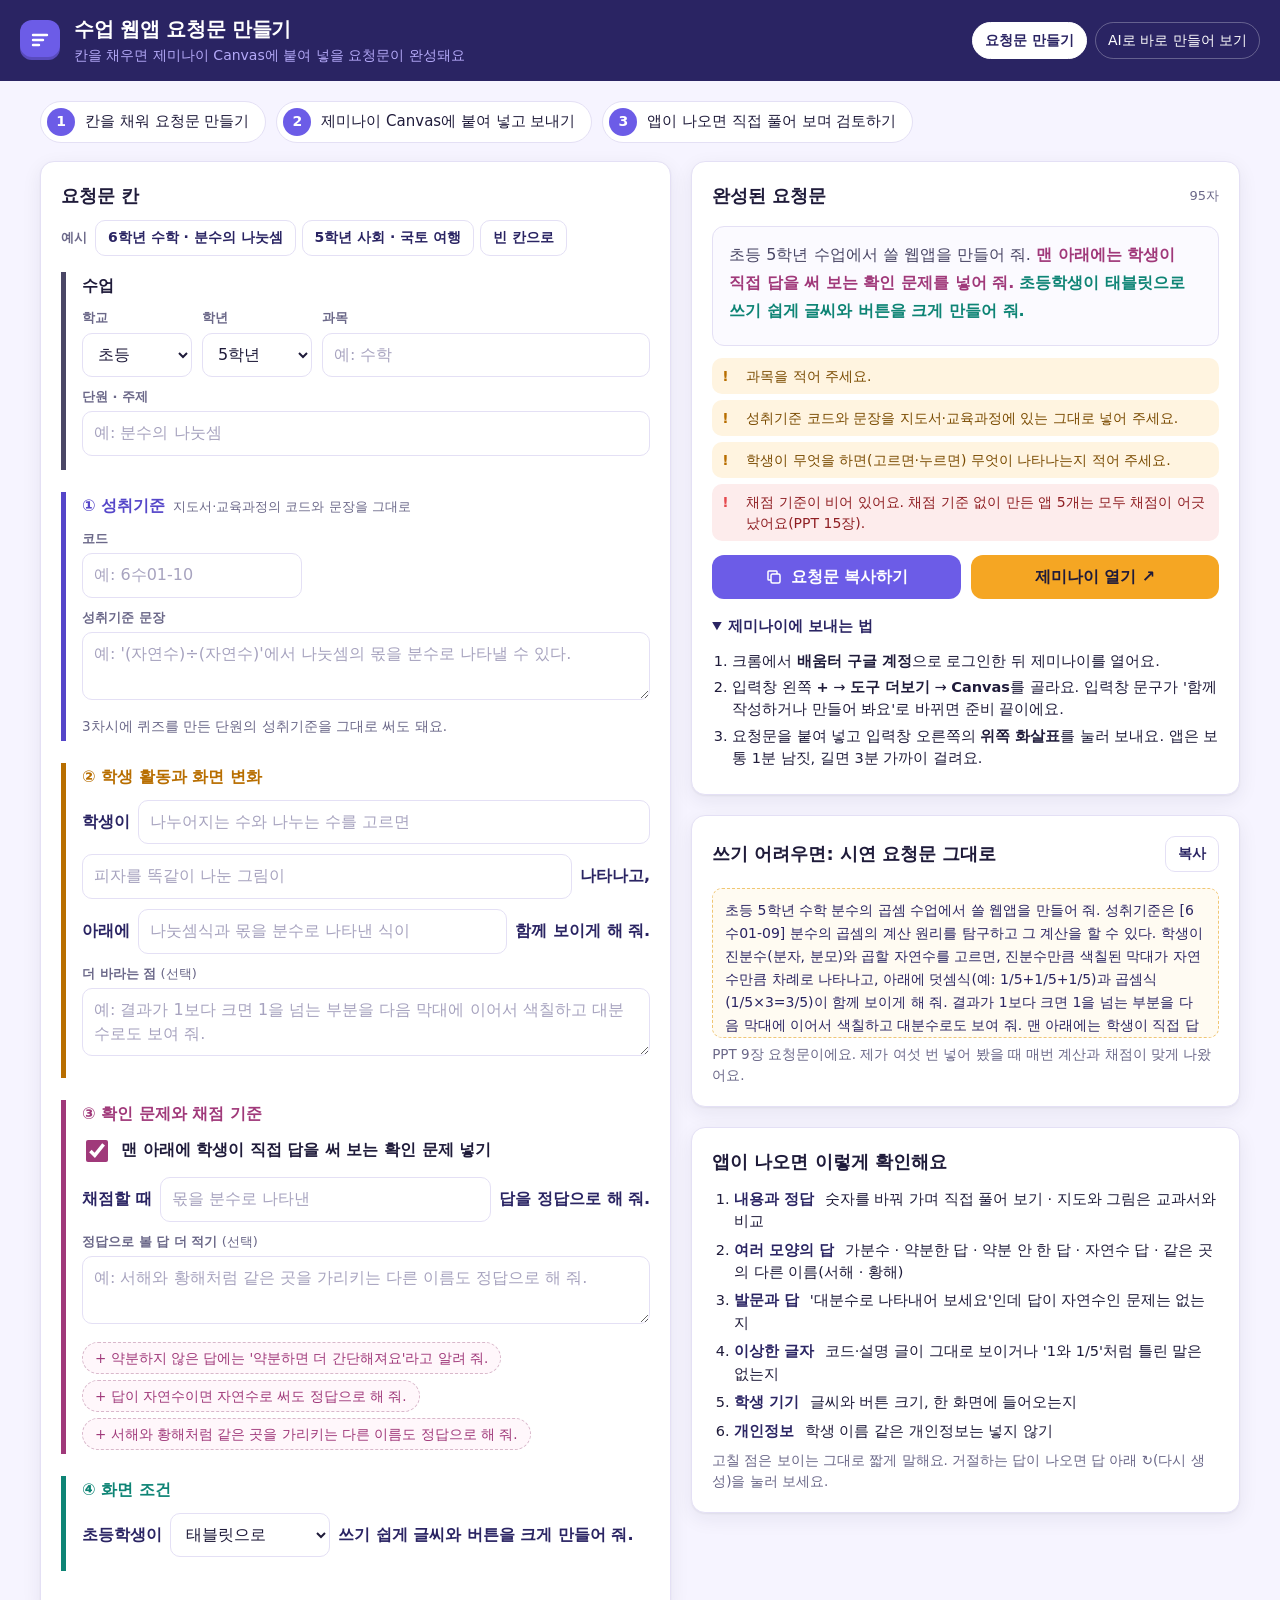
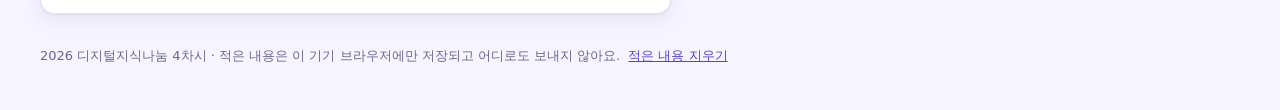
<file: index.html>
<!doctype html>
<html lang="ko">
<head>
<meta charset="utf-8">
<meta name="viewport" content="width=device-width, initial-scale=1">
<meta http-equiv="Content-Security-Policy" content="default-src 'self'; script-src 'self'; style-src 'self' https://fonts.googleapis.com; font-src https://fonts.gstatic.com; img-src 'self' data:; connect-src 'none'; base-uri 'none'; form-action 'none'">
<meta name="robots" content="noindex">
<meta name="referrer" content="strict-origin-when-cross-origin">
<title>수업 웹앱 요청문 만들기</title>
<link rel="preconnect" href="https://fonts.googleapis.com">
<link rel="stylesheet" href="https://fonts.googleapis.com/css2?family=IBM+Plex+Sans+KR:wght@400;700&display=swap">
<link rel="stylesheet" href="style.css">
<link rel="stylesheet" href="helper.css">
<link rel="icon" href="data:image/svg+xml,%3Csvg xmlns='http://www.w3.org/2000/svg' viewBox='0 0 32 32'%3E%3Crect width='32' height='32' rx='8' fill='%236C5CE7'/%3E%3Cpath d='M9 11h14M9 16h10M9 21h7' stroke='white' stroke-width='3' stroke-linecap='round'/%3E%3C/svg%3E">
</head>
<body>
<header class="top">
  <div class="in">
    <div class="logo" aria-hidden="true"><svg viewBox="0 0 24 24" fill="none" stroke="#fff" stroke-width="2.4" stroke-linecap="round"><path d="M5 7h14M5 12h10M5 17h6"/></svg></div>
    <div>
      <h1>수업 웹앱 요청문 만들기</h1>
      <p>칸을 채우면 제미나이 Canvas에 붙여 넣을 요청문이 완성돼요</p>
    </div>
    <nav class="nav" aria-label="페이지">
      <a href="./" aria-current="page">요청문 만들기</a>
      <a href="maker.html">AI로 바로 만들어 보기</a>
    </nav>
  </div>
</header>

<main class="wrap">
  <ol class="steps" aria-label="순서">
    <li><b>1</b><span>칸을 채워 요청문 만들기</span></li>
    <li><b>2</b><span>제미나이 Canvas에 붙여 넣고 보내기</span></li>
    <li><b>3</b><span>앱이 나오면 직접 풀어 보며 검토하기</span></li>
  </ol>

  <div class="grid">
    <section class="card pane" aria-labelledby="formTitle">
      <div class="pane-head">
        <h2 id="formTitle">요청문 칸</h2>
        <div class="presets" role="group" aria-label="예시 불러오기">
          <span class="lab">예시</span>
          <button type="button" class="btn ghost sm" data-preset="division">6학년 수학 · 분수의 나눗셈</button>
          <button type="button" class="btn ghost sm" data-preset="land">5학년 사회 · 국토 여행</button>
          <button type="button" class="btn ghost sm" data-preset="empty">빈 칸으로</button>
        </div>
      </div>
      <p class="preset-note" id="presetNote" hidden></p>
      <form id="form" autocomplete="off" novalidate></form>
    </section>

    <aside class="side">
      <section class="card pane result" aria-labelledby="resTitle">
        <div class="pane-head">
          <h2 id="resTitle">완성된 요청문</h2>
          <span class="count" id="count" aria-live="polite"></span>
        </div>
        <div class="prompt" id="prompt" tabindex="0" aria-label="완성된 요청문"></div>
        <ul class="warns" id="warns" aria-live="polite"></ul>
        <div class="actions">
          <button type="button" class="btn" id="copyBtn"><svg viewBox="0 0 24 24" fill="none" stroke="currentColor" stroke-width="2"><rect x="8" y="8" width="12" height="12" rx="2"/><path d="M16 8V5a1 1 0 0 0-1-1H5a1 1 0 0 0-1 1v10a1 1 0 0 0 1 1h3"/></svg>요청문 복사하기</button>
          <a class="btn orange" id="geminiBtn" href="https://gemini.google.com/app" target="_blank" rel="noopener">제미나이 열기 ↗</a>
        </div>
        <details class="how" open>
          <summary>제미나이에 보내는 법</summary>
          <ol>
            <li>크롬에서 <b>배움터 구글 계정</b>으로 로그인한 뒤 제미나이를 열어요.</li>
            <li>입력창 왼쪽 <b>+</b> → <b>도구 더보기</b> → <b>Canvas</b>를 골라요. 입력창 문구가 '함께 작성하거나 만들어 봐요'로 바뀌면 준비 끝이에요.</li>
            <li>요청문을 붙여 넣고 입력창 오른쪽의 <b>위쪽 화살표</b>를 눌러 보내요. 앱은 보통 1분 남짓, 길면 3분 가까이 걸려요.</li>
          </ol>
        </details>
      </section>

      <section class="card pane demo" aria-labelledby="demoTitle">
        <div class="pane-head">
          <h2 id="demoTitle">쓰기 어려우면: 시연 요청문 그대로</h2>
          <button type="button" class="btn ghost sm" id="demoCopy">복사</button>
        </div>
        <p class="demo-text" id="demoText"></p>
        <p class="hint">PPT 9장 요청문이에요. 제가 여섯 번 넣어 봤을 때 매번 계산과 채점이 맞게 나왔어요.</p>
      </section>

      <section class="card pane after" aria-labelledby="afterTitle">
        <h2 id="afterTitle">앱이 나오면 이렇게 확인해요</h2>
        <ol class="checklist">
          <li><b>내용과 정답</b> 숫자를 바꿔 가며 직접 풀어 보기 · 지도와 그림은 교과서와 비교</li>
          <li><b>여러 모양의 답</b> 가분수 · 약분한 답 · 약분 안 한 답 · 자연수 답 · 같은 곳의 다른 이름(서해 · 황해)</li>
          <li><b>발문과 답</b> '대분수로 나타내어 보세요'인데 답이 자연수인 문제는 없는지</li>
          <li><b>이상한 글자</b> 코드·설명 글이 그대로 보이거나 '1와 1/5'처럼 틀린 말은 없는지</li>
          <li><b>학생 기기</b> 글씨와 버튼 크기, 한 화면에 들어오는지</li>
          <li><b>개인정보</b> 학생 이름 같은 개인정보는 넣지 않기</li>
        </ol>
        <p class="hint">고칠 점은 보이는 그대로 짧게 말해요. 거절하는 답이 나오면 답 아래 ↻(다시 생성)을 눌러 보세요.</p>
      </section>
    </aside>
  </div>
</main>

<footer class="foot">
  2026 디지털지식나눔 4차시 · 적은 내용은 이 기기 브라우저에만 저장되고 어디로도 보내지 않아요.
  <button type="button" class="linkbtn" id="clearBtn">적은 내용 지우기</button>
</footer>
<div class="mbar" id="mbar">
  <button type="button" class="btn ghost" id="mView">요청문 보기 ↓</button>
  <button type="button" class="btn" id="mCopy">요청문 복사하기</button>
</div>
<div class="toast" id="toast" role="status" aria-live="polite"></div>
<script src="form.js"></script>
<script src="helper.js"></script>
</body>
</html>
</file>
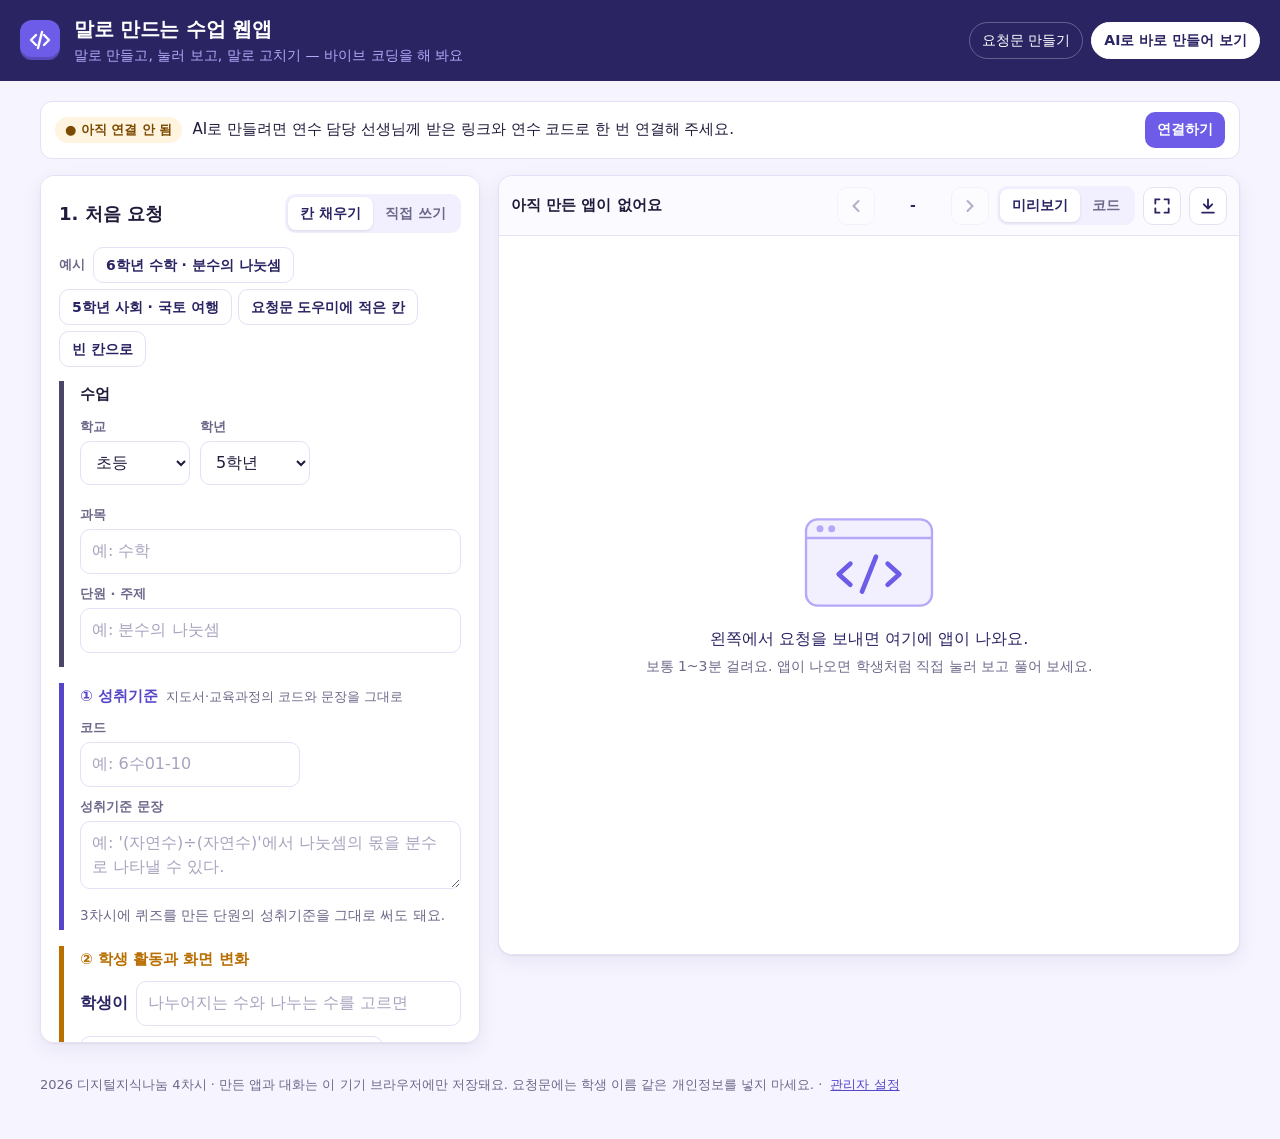
<file: maker.html>
<!doctype html>
<html lang="ko">
<head>
<meta charset="utf-8">
<meta name="viewport" content="width=device-width, initial-scale=1">
<meta http-equiv="Content-Security-Policy" content="default-src 'self'; script-src 'self'; style-src 'self' https://fonts.googleapis.com; font-src https://fonts.gstatic.com; img-src 'self' data: blob:; connect-src https://generativelanguage.googleapis.com; frame-src 'self'; object-src 'none'; base-uri 'none'; form-action 'none'">
<meta name="robots" content="noindex">
<meta name="referrer" content="strict-origin-when-cross-origin">
<title>말로 만드는 수업 웹앱</title>
<link rel="preconnect" href="https://fonts.googleapis.com">
<link rel="stylesheet" href="https://fonts.googleapis.com/css2?family=IBM+Plex+Sans+KR:wght@400;700&display=swap">
<link rel="stylesheet" href="style.css">
<link rel="stylesheet" href="maker.css">
<link rel="icon" href="data:image/svg+xml,%3Csvg xmlns='http://www.w3.org/2000/svg' viewBox='0 0 32 32'%3E%3Crect width='32' height='32' rx='8' fill='%236C5CE7'/%3E%3Cpath d='M11 11l-4 5 4 5M21 11l4 5-4 5M18 9l-4 14' stroke='white' stroke-width='2.6' fill='none' stroke-linecap='round' stroke-linejoin='round'/%3E%3C/svg%3E">
</head>
<body>
<header class="top">
  <div class="in">
    <div class="logo" aria-hidden="true"><svg viewBox="0 0 24 24" fill="none" stroke="#fff" stroke-width="2.4" stroke-linecap="round" stroke-linejoin="round"><path d="M8 7l-5 5 5 5M16 7l5 5-5 5M14 4l-4 16"/></svg></div>
    <div>
      <h1>말로 만드는 수업 웹앱</h1>
      <p>말로 만들고, 눌러 보고, 말로 고치기 — 바이브 코딩을 해 봐요</p>
    </div>
    <nav class="nav" aria-label="페이지">
      <a href="./">요청문 만들기</a>
      <a href="maker.html" aria-current="page">AI로 바로 만들어 보기</a>
    </nav>
  </div>
</header>

<main class="wrap mk">
  <div class="conn" id="conn" role="status"></div>

  <div class="mk-grid">
    <section class="card pane left" aria-label="요청">
      <div id="startBox">
        <div class="pane-head">
          <h2>1. 처음 요청</h2>
          <div class="tabs" role="tablist" aria-label="요청 쓰는 방법">
            <button type="button" role="tab" id="tabForm" aria-selected="true" aria-controls="formBox">칸 채우기</button>
            <button type="button" role="tab" id="tabFree" aria-selected="false" aria-controls="freeBox">직접 쓰기</button>
          </div>
        </div>
        <div id="formBox" role="tabpanel" aria-labelledby="tabForm">
          <div class="presets" role="group" aria-label="예시 불러오기">
            <span class="lab">예시</span>
            <button type="button" class="btn ghost sm" data-preset="division">6학년 수학 · 분수의 나눗셈</button>
            <button type="button" class="btn ghost sm" data-preset="land">5학년 사회 · 국토 여행</button>
            <button type="button" class="btn ghost sm" data-preset="helper" id="fromHelper" hidden>요청문 도우미에 적은 칸</button>
            <button type="button" class="btn ghost sm" data-preset="empty">빈 칸으로</button>
          </div>
          <form id="form" autocomplete="off" novalidate></form>
          <details class="peek"><summary>보낼 요청문 보기</summary><div class="peek-text" id="peek"></div></details>
          <ul class="warns" id="warns" aria-live="polite"></ul>
        </div>
        <div id="freeBox" role="tabpanel" aria-labelledby="tabFree" hidden>
          <label class="free"><span class="sr">요청문</span>
            <textarea id="free" rows="10" maxlength="3000" placeholder="만들고 싶은 수업 웹앱을 말하듯이 적어 보세요. 성취기준, 학생이 하는 일과 화면 변화, 확인 문제와 채점 기준, 화면 조건을 넣으면 좋아요."></textarea>
          </label>
          <div class="free-tools">
            <button type="button" class="btn ghost sm" id="useDemo">시연 요청문 넣기</button>
            <button type="button" class="btn ghost sm" id="useForm">칸 채우기 내용 가져오기</button>
            <span class="count" id="freeCount"></span>
          </div>
        </div>
        <button type="button" class="btn big" id="makeBtn">이 요청으로 앱 만들기</button>
        <button type="button" class="linkbtn back" id="backBtn" hidden>← 만든 앱 고치기로 돌아가기</button>
      </div>

      <div id="talkBox" hidden>
        <div class="pane-head">
          <h2>2. 말로 고치기</h2>
          <button type="button" class="btn ghost sm" id="newBtn">새 앱 만들기</button>
        </div>
        <ol class="log" id="log" aria-live="polite"></ol>
        <div class="errbar" id="errbar" hidden>
          <span id="errText"></span>
          <button type="button" class="btn sm orange" id="fixErr">이 오류를 고쳐 달라고 하기</button>
        </div>
        <form class="ask" id="askForm" autocomplete="off">
          <label class="sr" for="ask">고칠 점</label>
          <textarea id="ask" rows="3" maxlength="600" placeholder="고칠 점을 보이는 그대로 말해 보세요. 예: 확인 문제에서 약분한 답을 넣으면 틀렸다고 나와. 정답으로 해 줘."></textarea>
          <div class="ask-row">
            <div class="chips" id="askChips"></div>
            <button type="submit" class="btn" id="askBtn">고쳐 달라고 하기</button>
          </div>
        </form>
        <p class="hint">한 번에 한두 가지만 짧게 말하면 잘 고쳐져요. 고칠 때마다 처음부터 다시 풀어 보세요. 다 만든 앱은 오른쪽 위 내려받기 단추로 HTML 파일로 저장할 수 있어요.</p>
      </div>
    </section>

    <section class="card pane right" aria-label="만든 앱">
      <div class="bar">
        <strong class="apptitle" id="appTitle">아직 만든 앱이 없어요</strong>
        <div class="ver" role="group" aria-label="버전">
          <button type="button" class="ib" id="prevV" aria-label="이전 버전" title="이전 버전"><svg viewBox="0 0 24 24" fill="none" stroke="currentColor" stroke-width="2.4" stroke-linecap="round"><path d="M15 6l-6 6 6 6"/></svg></button>
          <span id="verText">-</span>
          <button type="button" class="ib" id="nextV" aria-label="다음 버전" title="다음 버전"><svg viewBox="0 0 24 24" fill="none" stroke="currentColor" stroke-width="2.4" stroke-linecap="round"><path d="M9 6l6 6-6 6"/></svg></button>
        </div>
        <div class="seg" role="group" aria-label="보기">
          <button type="button" id="viewApp" aria-pressed="true">미리보기</button>
          <button type="button" id="viewCode" aria-pressed="false">코드</button>
        </div>
        <button type="button" class="ib" id="bigBtn" aria-label="크게 보기" title="크게 보기"><svg viewBox="0 0 24 24" fill="none" stroke="currentColor" stroke-width="2.2" stroke-linecap="round"><path d="M4 9V4h5M20 9V4h-5M4 15v5h5M20 15v5h-5"/></svg></button>
        <button type="button" class="ib" id="dlBtn" aria-label="HTML 파일로 내려받기" title="HTML 파일로 내려받기"><svg viewBox="0 0 24 24" fill="none" stroke="currentColor" stroke-width="2.2" stroke-linecap="round" stroke-linejoin="round"><path d="M12 4v11M7 10l5 5 5-5M5 20h14"/></svg></button>
      </div>
      <div class="stage" id="stage">
        <div class="empty" id="empty">
          <svg viewBox="0 0 120 90" aria-hidden="true"><rect x="6" y="8" width="108" height="74" rx="10" fill="#F2F0FF" stroke="#B4A9F8" stroke-width="2"/><path d="M6 24h108" stroke="#B4A9F8" stroke-width="2"/><circle cx="18" cy="16" r="3" fill="#B4A9F8"/><circle cx="28" cy="16" r="3" fill="#B4A9F8"/><path d="M44 46l-10 9 10 9M76 46l10 9-10 9M66 40l-12 30" stroke="#6C5CE7" stroke-width="4" fill="none" stroke-linecap="round" stroke-linejoin="round"/></svg>
          <p>왼쪽에서 요청을 보내면 여기에 앱이 나와요.</p>
          <p class="sub">보통 1~3분 걸려요. 앱이 나오면 학생처럼 직접 눌러 보고 풀어 보세요.</p>
        </div>
        <div class="frameWrap" id="frameWrap" hidden></div>
        <div class="codeWrap" id="codeWrap" hidden>
          <button type="button" class="btn ghost sm copyCode" id="copyCode">코드 복사</button>
          <pre><code id="code"></code></pre>
        </div>
        <div class="busy" id="busy" hidden>
          <div class="spin" aria-hidden="true"></div>
          <p class="busy-t" id="busyT">앱을 만드는 중…</p>
          <p class="busy-s" id="busyS"></p>
          <pre class="tail" id="tail" aria-hidden="true"></pre>
          <button type="button" class="btn ghost sm" id="stopBtn">멈추기</button>
        </div>
      </div>
    </section>
  </div>
</main>

<footer class="foot">
  2026 디지털지식나눔 4차시 · 만든 앱과 대화는 이 기기 브라우저에만 저장돼요. 요청문에는 학생 이름 같은 개인정보를 넣지 마세요.
  · <button type="button" class="linkbtn" id="adminLink">관리자 설정</button>
</footer>
<div class="toast" id="toast" role="status" aria-live="polite"></div>
<script src="form.js"></script>
<script src="maker.js"></script>
</body>
</html>
</file>
<file: style.css>
/* 수업 웹앱 공방 — 4차시 PPT와 같은 색 */
:root{
  --ink:#1F1B3A; --ink2:#2A2463; --muted:#6B6889; --line:#E4E0F5; --paper:#FFFFFF; --bg:#F6F4FF; --tint:#F2F0FF;
  --indigo:#6C5CE7; --indigo-d:#5546C9; --lav:#B4A9F8; --orange:#F5A623; --teal:#12A594; --red:#E5484D;
  --c-std:#5546C9; --c-act:#B86E00; --c-quiz:#A0397A; --c-screen:#0E8475; --c-intro:#4A4766;
  --r:14px; --shadow:0 1px 2px rgba(31,27,58,.06),0 6px 20px rgba(31,27,58,.07);
  --font:'IBM Plex Sans KR','Apple SD Gothic Neo','Malgun Gothic','Noto Sans KR',system-ui,sans-serif;
  color-scheme:light;
}
*{box-sizing:border-box}
[hidden]{display:none!important}
html,body{margin:0}
body{font-family:var(--font);color:var(--ink);background:var(--bg);font-size:16px;line-height:1.55;-webkit-text-size-adjust:100%}
a{color:var(--indigo-d)}
button,input,select,textarea{font:inherit;color:inherit}
:focus-visible{outline:3px solid var(--orange);outline-offset:2px}
.sr{position:absolute;width:1px;height:1px;overflow:hidden;clip:rect(0 0 0 0);white-space:nowrap}

/* 위 띠 */
.top{background:var(--ink2);color:#fff;padding:14px 20px}
.top .in{max-width:1240px;margin:0 auto;display:flex;align-items:center;gap:14px;flex-wrap:wrap}
.logo{width:40px;height:40px;border-radius:12px;background:var(--indigo);display:grid;place-items:center;flex:none;box-shadow:inset 0 -3px 0 rgba(0,0,0,.18)}
.logo svg{width:24px;height:24px}
.top h1{font-size:20px;margin:0;letter-spacing:-.3px}
.top p{margin:0;color:var(--lav);font-size:14px}
.top .nav{margin-left:auto;display:flex;gap:8px;flex-wrap:wrap}
.top .nav a{color:#fff;text-decoration:none;font-size:14px;padding:7px 12px;border-radius:999px;border:1px solid rgba(255,255,255,.28)}
.top .nav a[aria-current]{background:#fff;color:var(--ink2);border-color:#fff;font-weight:700}

.wrap{max-width:1240px;margin:0 auto;padding:20px}
.card{background:var(--paper);border:1px solid var(--line);border-radius:var(--r);box-shadow:var(--shadow)}
.btn{display:inline-flex;align-items:center;justify-content:center;gap:8px;border:0;border-radius:12px;padding:11px 18px;font-weight:700;cursor:pointer;background:var(--indigo);color:#fff;text-decoration:none;min-height:44px;line-height:1.2}
.btn:hover{background:var(--indigo-d)}
.btn.ghost{background:#fff;color:var(--ink2);border:1.5px solid var(--line)}
.btn.ghost:hover{border-color:var(--lav);background:var(--tint)}
.btn.orange{background:var(--orange);color:var(--ink)}
.btn.orange:hover{background:#E4950F}
.btn.sm{min-height:36px;padding:7px 12px;font-size:14px;border-radius:10px}
.btn:disabled{opacity:.45;cursor:not-allowed}
.btn svg{width:18px;height:18px;flex:none}

/* 칸 */
.fs{border-left:5px solid var(--c-intro);padding:2px 0 4px 16px;margin:0 0 22px}
.fs h3{margin:0 0 10px;font-size:16px;display:flex;align-items:baseline;gap:8px;flex-wrap:wrap}
.fs h3 small{font-weight:400;color:var(--muted);font-size:13px}
.fs h3 .dot{display:none}
.fs-std{border-color:var(--c-std)} .fs-std h3{color:var(--c-std)}
.fs-act{border-color:var(--c-act)} .fs-act h3{color:var(--c-act)}
.fs-quiz{border-color:var(--c-quiz)} .fs-quiz h3{color:var(--c-quiz)}
.fs-screen{border-color:var(--c-screen)} .fs-screen h3{color:var(--c-screen)}
.fs label{display:block;margin:0 0 10px}
.fs label>span{display:block;font-size:13px;font-weight:700;color:var(--muted);margin:0 0 4px}
.fs label>span em{font-style:normal;font-weight:400}
.fs input,.fs select,.fs textarea{width:100%;border:1.5px solid var(--line);border-radius:10px;padding:9px 11px;background:#fff;font-size:16px;min-height:44px}
.fs textarea{resize:vertical;line-height:1.5}
.fs input:focus,.fs select:focus,.fs textarea:focus{border-color:var(--indigo);outline:none;box-shadow:0 0 0 3px rgba(108,92,231,.16)}
.fs input::placeholder,.fs textarea::placeholder{color:#A7A3BF}
.row{display:flex;gap:10px;flex-wrap:wrap}
.row>label{margin-bottom:10px}
.row .mini{flex:0 0 110px}
.row .grow{flex:1 1 160px}
.row .code{flex:0 1 220px}
.frame{display:flex;align-items:center;gap:8px;flex-wrap:wrap;margin:0 0 10px}
.frame .fx{font-weight:700;color:var(--ink2);white-space:nowrap}
.frame input{flex:1 1 220px;width:auto}
.frame select{flex:0 1 160px;width:auto}
.check{display:flex!important;align-items:center;gap:10px;font-weight:700;cursor:pointer;margin-bottom:12px!important}
.check input{width:22px;height:22px;min-height:0;accent-color:var(--c-quiz);flex:none}
.quizbox.off{opacity:.4;pointer-events:none}
.chips{display:flex;flex-wrap:wrap;gap:6px}
.chip{border:1.5px dashed #D9B8CB;background:#FFF7FB;color:var(--c-quiz);border-radius:999px;padding:6px 12px;font-size:13.5px;cursor:pointer;text-align:left;line-height:1.35}
.chip:hover{border-style:solid;background:#FCEAF3}
.hint{margin:-2px 0 0;font-size:13.5px;color:var(--muted)}

/* 미리보기 조각 색 */
.pp{border-radius:4px}
.pp-intro{color:var(--c-intro)}
.pp-std{color:var(--c-std);font-weight:700}
.pp-act{color:var(--c-act);font-weight:700}
.pp-quiz{color:var(--c-quiz);font-weight:700}
.pp-screen{color:var(--c-screen);font-weight:700}

.warns{list-style:none;margin:0;padding:0;display:grid;gap:6px}
.warns li{font-size:14px;padding:8px 10px 8px 34px;border-radius:10px;position:relative;line-height:1.45}
.warns li::before{position:absolute;left:10px;top:8px;font-weight:800}
.warns .need{background:#FFF4E0;color:#7A4B00}.warns .need::before{content:'!';color:#B86E00}
.warns .warn{background:#FDECEC;color:#8F1F23}.warns .warn::before{content:'!';color:var(--red)}
.warns .tip{background:var(--tint);color:var(--ink2)}.warns .tip::before{content:'i';color:var(--indigo)}
.warns .ok{background:#E6F6F3;color:#0B5E54}.warns .ok::before{content:'✓';color:var(--teal)}

.toast{position:fixed;left:0;right:0;margin:0 auto;width:fit-content;bottom:24px;transform:translateY(20px);background:var(--ink);color:#fff;padding:12px 18px;border-radius:12px;font-size:15px;opacity:0;pointer-events:none;transition:.2s;z-index:50;max-width:min(640px,calc(100% - 32px));text-align:center}
.toast.on{opacity:1;transform:none}

footer.foot{max-width:1240px;margin:0 auto;padding:8px 20px 40px;color:var(--muted);font-size:13px}

@media (max-width:640px){
  .top{padding:12px 16px}
  .top h1{font-size:18px}
  .top .nav{margin-left:0;width:100%}
  .wrap{padding:14px 16px}
  .row .mini{flex:1 1 calc(50% - 5px)}
  .row .code{flex:1 1 100%}
}
@media (prefers-reduced-motion:reduce){*{transition:none!important;animation:none!important}}
</file>
<file: helper.css>
.steps{list-style:none;margin:0 0 18px;padding:0;display:flex;gap:10px;flex-wrap:wrap}
.steps li{display:flex;align-items:center;gap:10px;background:#fff;border:1px solid var(--line);border-radius:999px;padding:6px 16px 6px 6px;font-size:15px}
.steps b{width:28px;height:28px;border-radius:50%;background:var(--indigo);color:#fff;display:grid;place-items:center;font-size:14px;flex:none}
.grid{display:grid;grid-template-columns:minmax(0,1.15fr) minmax(0,1fr);gap:20px;align-items:start}
.pane{padding:20px}
.pane h2{font-size:18px;margin:0}
.pane-head{display:flex;align-items:center;justify-content:space-between;gap:10px;flex-wrap:wrap;margin:0 0 16px}
.presets{display:flex;gap:6px;flex-wrap:wrap;align-items:center}
.presets .lab{font-size:13px;color:var(--muted);font-weight:700;margin-right:2px}
.preset-note{margin:-6px 0 16px;background:var(--tint);border-radius:10px;padding:10px 12px;font-size:14px;color:var(--ink2)}
.side{display:grid;gap:20px;position:sticky;top:16px}
.result .prompt{background:#FBFAFF;border:1.5px solid var(--line);border-radius:12px;padding:14px 16px;font-size:16px;line-height:1.75;min-height:120px;margin:0 0 12px;word-break:keep-all;overflow-wrap:anywhere}
.count{font-size:13px;color:var(--muted)}
.actions{display:flex;gap:10px;flex-wrap:wrap;margin:14px 0 6px}
.actions .btn{flex:1 1 160px}
.how{margin-top:10px;font-size:14.5px}
.how summary{cursor:pointer;font-weight:700;color:var(--ink2);padding:6px 0}
.how ol{margin:6px 0 0;padding-left:20px}
.how li{margin:0 0 4px}
.demo .demo-text{font-size:14px;line-height:1.65;color:var(--ink2);background:#FFFBF2;border:1px dashed #F0C674;border-radius:10px;padding:10px 12px;margin:0 0 8px;max-height:150px;overflow:auto}
.after h2{margin-bottom:12px}
.checklist{margin:0 0 10px;padding-left:22px;font-size:14.5px}
.checklist li{margin:0 0 6px}
.checklist b{color:var(--ink2);margin-right:6px}
.linkbtn{background:none;border:0;color:var(--indigo-d);text-decoration:underline;cursor:pointer;padding:4px;font-size:13px}
.mbar{display:none}
@media (max-width:960px){
  .grid{grid-template-columns:1fr}
  .side{position:static}
  .mbar{display:flex;gap:8px;position:fixed;left:0;right:0;bottom:0;padding:10px 16px calc(10px + env(safe-area-inset-bottom));background:rgba(255,255,255,.96);border-top:1px solid var(--line);z-index:20}
  .mbar .btn{flex:1}
  body{padding-bottom:76px}
  .toast{bottom:90px}
}
</file>
<file: maker.css>
.mk .pane{padding:18px}
.pane h2{font-size:18px;margin:0}
.pane-head{display:flex;align-items:center;justify-content:space-between;gap:10px;flex-wrap:wrap;margin:0 0 14px}
.conn{display:flex;align-items:center;gap:10px;flex-wrap:wrap;background:#fff;border:1px solid var(--line);border-radius:12px;padding:10px 14px;margin:0 0 16px;font-size:15px}
.conn .pill{display:inline-flex;align-items:center;gap:6px;font-weight:700;border-radius:999px;padding:3px 10px;font-size:13px}
.conn .on{background:#E6F6F3;color:#0B5E54}
.conn .off{background:#FFF4E0;color:#7A4B00}
.conn .btn{margin-left:auto}
.mk-grid{display:grid;grid-template-columns:minmax(340px,440px) minmax(0,1fr);gap:18px;align-items:start}
.left{max-height:calc(100vh - 32px);overflow:auto;position:sticky;top:16px}
.tabs{display:flex;background:var(--tint);border-radius:10px;padding:3px}
.tabs button{border:0;background:none;padding:6px 12px;border-radius:8px;font-weight:700;color:var(--muted);cursor:pointer;font-size:14px}
.tabs button[aria-selected=true]{background:#fff;color:var(--ink2);box-shadow:0 1px 3px rgba(0,0,0,.1)}
.presets{display:flex;gap:6px;flex-wrap:wrap;align-items:center;margin:0 0 14px}
.presets .lab{font-size:13px;color:var(--muted);font-weight:700;margin-right:2px}
.left .fs{margin-bottom:16px}
.left .fs h3{font-size:15px}
.peek{margin:4px 0 10px;font-size:14px}
.peek summary{cursor:pointer;font-weight:700;color:var(--ink2);padding:4px 0}
.peek-text{background:#FBFAFF;border:1px solid var(--line);border-radius:10px;padding:10px 12px;line-height:1.7;margin-top:6px}
.free textarea{width:100%;border:1.5px solid var(--line);border-radius:12px;padding:12px;font-size:16px;line-height:1.6;resize:vertical;min-height:220px}
.free textarea:focus{border-color:var(--indigo);outline:none;box-shadow:0 0 0 3px rgba(108,92,231,.16)}
.free-tools{display:flex;gap:6px;flex-wrap:wrap;align-items:center;margin:8px 0 4px}
.count{font-size:13px;color:var(--muted);margin-left:auto}
.btn.big{width:100%;min-height:52px;font-size:17px;margin-top:12px}
.warns{margin-top:8px}

.log{list-style:none;margin:0 0 12px;padding:0;display:grid;gap:8px}
.log li{border-radius:12px;padding:10px 12px;font-size:14.5px;line-height:1.55;word-break:keep-all;overflow-wrap:anywhere}
.log .u{background:var(--tint);color:var(--ink2);margin-left:22px}
.log .u .who{display:block;font-size:12px;font-weight:700;color:var(--indigo-d);margin-bottom:2px}
.log .a{background:#E6F6F3;color:#0B5E54;margin-right:22px}
.log .x{background:#FDECEC;color:#8F1F23;margin-right:22px}
.log .u .more{background:none;border:0;color:var(--indigo-d);text-decoration:underline;cursor:pointer;padding:0;font-size:13px}
.log .vbtn{background:none;border:0;color:inherit;text-decoration:underline;cursor:pointer;padding:0;font:inherit;font-weight:700}
.errbar{display:flex;flex-direction:column;gap:8px;background:#FFF4E0;border:1px solid #F3C27F;border-radius:12px;padding:10px 12px;margin:0 0 10px;font-size:14px;color:#7A4B00}
.ask textarea{width:100%;border:1.5px solid var(--line);border-radius:12px;padding:10px 12px;font-size:16px;line-height:1.5;resize:vertical}
.ask textarea:focus{border-color:var(--indigo);outline:none;box-shadow:0 0 0 3px rgba(108,92,231,.16)}
.ask-row{display:flex;flex-direction:column;gap:8px;margin-top:8px}
.ask-row .btn{align-self:flex-end;min-width:180px}
.ask .chip{border-color:#C9C0F5;background:#F7F5FF;color:var(--indigo-d)}

.right{padding:0!important;overflow:hidden;display:flex;flex-direction:column;min-height:calc(100vh - 120px)}
.bar{display:flex;align-items:center;gap:8px;flex-wrap:wrap;padding:10px 12px;border-bottom:1px solid var(--line);background:#FBFAFF}
.apptitle{font-size:15px;margin-right:auto;min-width:0;overflow:hidden;text-overflow:ellipsis;white-space:nowrap;max-width:100%}
.ib{width:38px;height:38px;border-radius:10px;border:1.5px solid var(--line);background:#fff;display:grid;place-items:center;cursor:pointer;color:var(--ink2);padding:0}
.ib:hover:not(:disabled){border-color:var(--lav);background:var(--tint)}
.ib:disabled{opacity:.35;cursor:not-allowed}
.ib svg{width:20px;height:20px}
.ver{display:flex;align-items:center;gap:6px;font-size:14px;font-weight:700;color:var(--ink2)}
.ver span{min-width:64px;text-align:center}
.seg{display:flex;background:var(--tint);border-radius:10px;padding:3px}
.seg button{border:0;background:none;padding:6px 12px;border-radius:8px;font-weight:700;color:var(--muted);cursor:pointer;font-size:14px}
.seg button[aria-pressed=true]{background:#fff;color:var(--ink2);box-shadow:0 1px 3px rgba(0,0,0,.1)}
.stage{position:relative;flex:1;min-height:560px;background:#fff}
.stage:fullscreen{background:#fff}
.empty{position:absolute;inset:0;display:flex;flex-direction:column;align-items:center;justify-content:center;text-align:center;padding:24px;color:var(--muted)}
.empty svg{width:140px;margin-bottom:10px}
.empty p{margin:2px 0;font-size:16px;color:var(--ink2)}
.empty .sub{font-size:14px;color:var(--muted)}
.frameWrap,.codeWrap{position:absolute;inset:0}
.frameWrap iframe{width:100%;height:100%;border:0;display:block;background:#fff}
.codeWrap{overflow:auto;background:#1F1B3A}
.codeWrap pre{margin:0;padding:16px 18px;color:#E8E5FF;font:13px/1.55 ui-monospace,SFMono-Regular,Menlo,Consolas,monospace;white-space:pre-wrap;word-break:break-all}
.copyCode{position:sticky;top:10px;float:right;margin:10px 12px 0 0;z-index:2}
.busy{position:absolute;inset:0;background:rgba(255,255,255,.94);display:flex;flex-direction:column;align-items:center;justify-content:center;gap:6px;padding:24px;text-align:center;z-index:5}
.spin{width:44px;height:44px;border-radius:50%;border:5px solid var(--tint);border-top-color:var(--indigo);animation:sp 1s linear infinite}
@keyframes sp{to{transform:rotate(360deg)}}
.busy-t{font-size:17px;font-weight:700;margin:6px 0 0;color:var(--ink2)}
.busy-s{font-size:14px;color:var(--muted);margin:0}
.tail{width:min(560px,100%);height:120px;overflow:hidden;background:#1F1B3A;color:#B4A9F8;border-radius:10px;padding:10px 12px;font:12px/1.5 ui-monospace,Menlo,Consolas,monospace;text-align:left;white-space:pre-wrap;word-break:break-all;margin:8px 0;display:flex;flex-direction:column;justify-content:flex-end}
.linkbtn{background:none;border:0;color:var(--indigo-d);text-decoration:underline;cursor:pointer;padding:4px;font-size:13px}

/* 겹쳐 뜨는 창 */
.modal{position:fixed;inset:0;background:rgba(31,27,58,.5);display:grid;place-items:center;z-index:40;padding:16px}
.modal .box{background:#fff;border-radius:16px;max-width:520px;width:100%;padding:22px;box-shadow:0 20px 60px rgba(0,0,0,.25);max-height:calc(100vh - 32px);overflow:auto}
.modal h2{margin:0 0 8px;font-size:19px}
.modal p{margin:0 0 12px;color:var(--ink2);font-size:15px}
.modal label{display:block;margin:0 0 12px}
.modal label>span{display:block;font-size:13px;font-weight:700;color:var(--muted);margin-bottom:4px}
.modal input,.modal select,.modal textarea{width:100%;border:1.5px solid var(--line);border-radius:10px;padding:10px 12px;font-size:16px;min-height:44px}
.modal textarea{font-size:13px;word-break:break-all}
.modal .acts{display:flex;gap:8px;justify-content:flex-end;flex-wrap:wrap;margin-top:6px}
.modal .msg{font-size:14px;margin:6px 0 0;min-height:1.4em}
.modal .msg.bad{color:var(--red)}
.modal .msg.good{color:#0B5E54}
.modal hr{border:0;border-top:1px solid var(--line);margin:18px 0}
.modal h3{font-size:15px;margin:0 0 8px}

@media (max-width:900px){
  .mk-grid{grid-template-columns:1fr}
  .left{position:static;max-height:none;overflow:visible}
  .right{min-height:0}
  .stage{min-height:70vh}
}
@media (max-width:640px){
  .bar .apptitle{width:100%;margin:0}
}
.back{display:block;margin:10px auto 0;font-size:14px}
</file>
